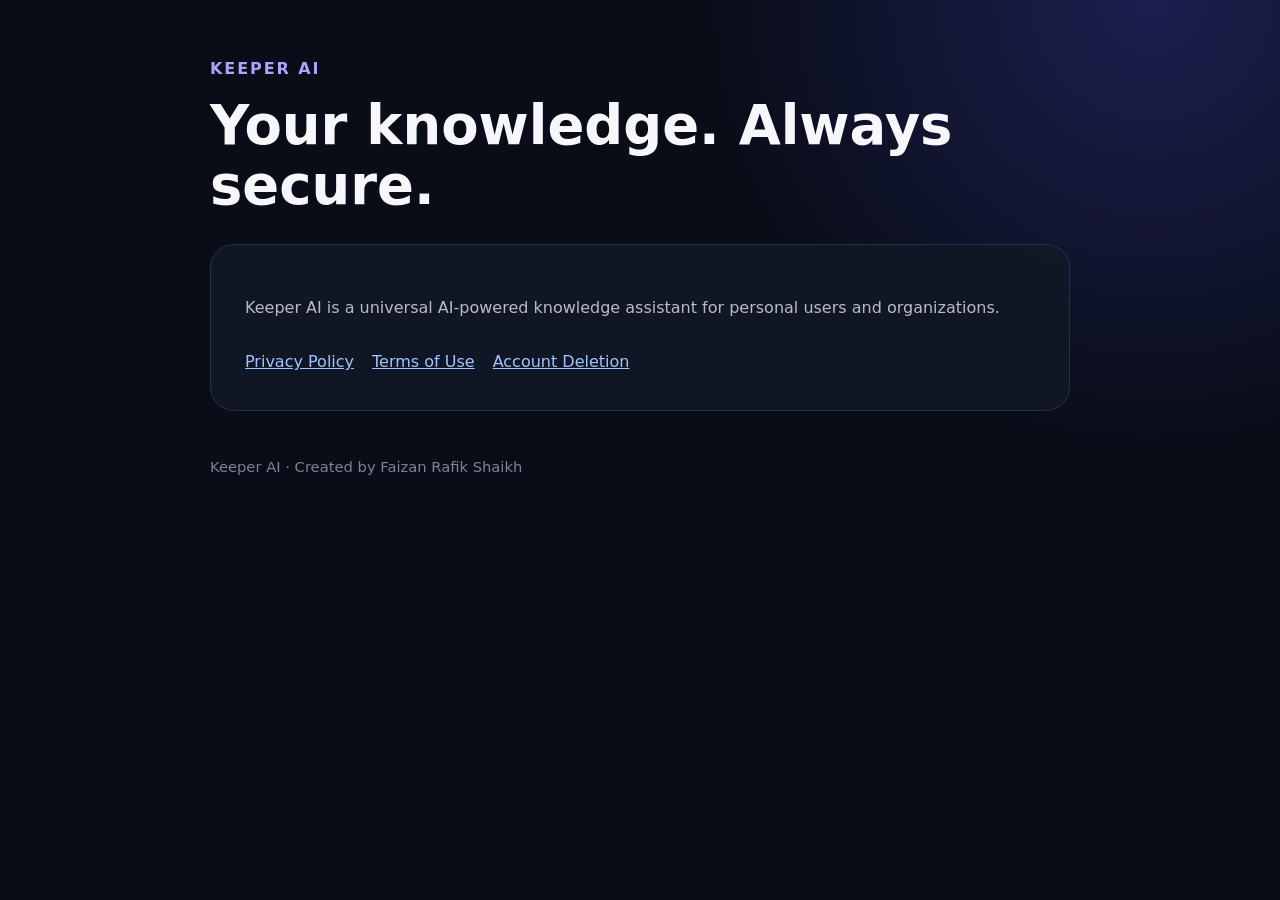
<file: legal_site/index.html>
<!doctype html>
<html lang="en">
<head>
  <meta charset="utf-8">
  <meta name="viewport" content="width=device-width, initial-scale=1">
  <title>Keeper AI</title>
  <link rel="stylesheet" href="styles.css">
</head>
<body><main>
  <div class="brand">KEEPER AI</div>
  <h1>Your knowledge. Always secure.</h1>
  <div class="card">
    <p>Keeper AI is a universal AI-powered knowledge assistant for personal users and organizations.</p>
    <nav>
      <a href="privacy.html">Privacy Policy</a>
      <a href="terms.html">Terms of Use</a>
      <a href="account-deletion.html">Account Deletion</a>
    </nav>
  </div>
  <footer>Keeper AI · Created by Faizan Rafik Shaikh</footer>
</main></body>
</html>
</file>
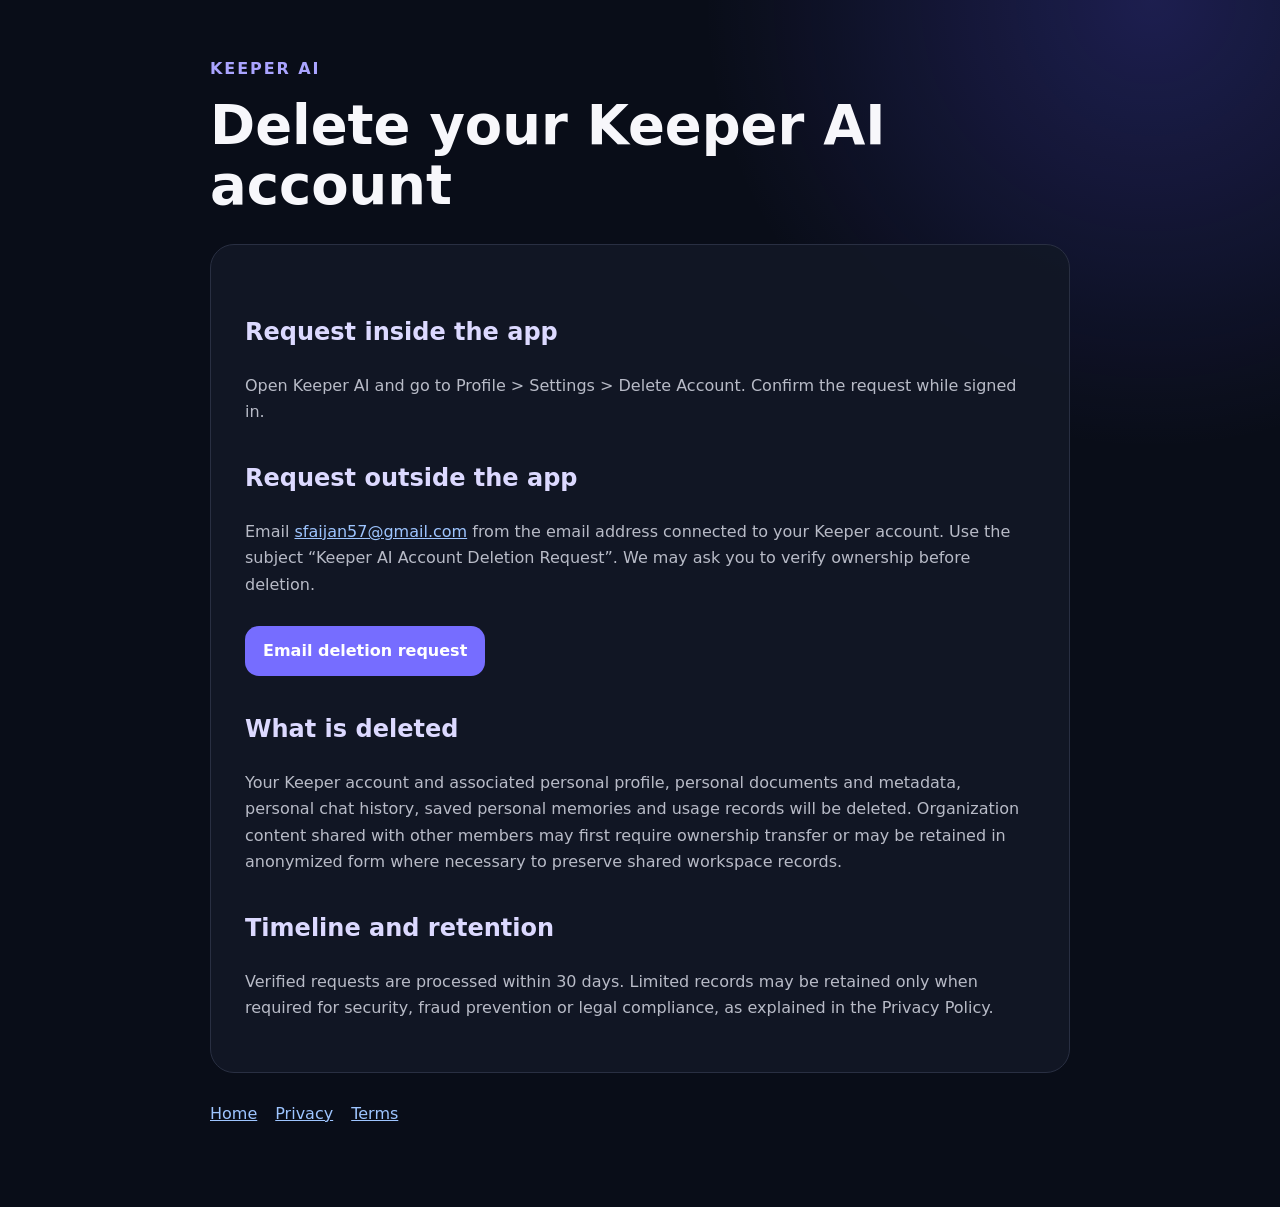
<file: legal_site/account-deletion.html>
<!doctype html>
<html lang="en">
<head>
  <meta charset="utf-8">
  <meta name="viewport" content="width=device-width, initial-scale=1">
  <title>Account Deletion · Keeper AI</title>
  <link rel="stylesheet" href="styles.css">
</head>
<body><main>
  <div class="brand">KEEPER AI</div>
  <h1>Delete your Keeper AI account</h1>
  <div class="card">
    <h2>Request inside the app</h2>
    <p>Open Keeper AI and go to Profile &gt; Settings &gt; Delete Account. Confirm the request while signed in.</p>

    <h2>Request outside the app</h2>
    <p>Email <a href="mailto:sfaijan57@gmail.com?subject=Keeper%20AI%20Account%20Deletion%20Request">sfaijan57@gmail.com</a> from the email address connected to your Keeper account. Use the subject “Keeper AI Account Deletion Request”. We may ask you to verify ownership before deletion.</p>
    <a class="button" href="mailto:sfaijan57@gmail.com?subject=Keeper%20AI%20Account%20Deletion%20Request">Email deletion request</a>

    <h2>What is deleted</h2>
    <p>Your Keeper account and associated personal profile, personal documents and metadata, personal chat history, saved personal memories and usage records will be deleted. Organization content shared with other members may first require ownership transfer or may be retained in anonymized form where necessary to preserve shared workspace records.</p>

    <h2>Timeline and retention</h2>
    <p>Verified requests are processed within 30 days. Limited records may be retained only when required for security, fraud prevention or legal compliance, as explained in the Privacy Policy.</p>
  </div>
  <nav><a href="index.html">Home</a><a href="privacy.html">Privacy</a><a href="terms.html">Terms</a></nav>
</main></body>
</html>
</file>
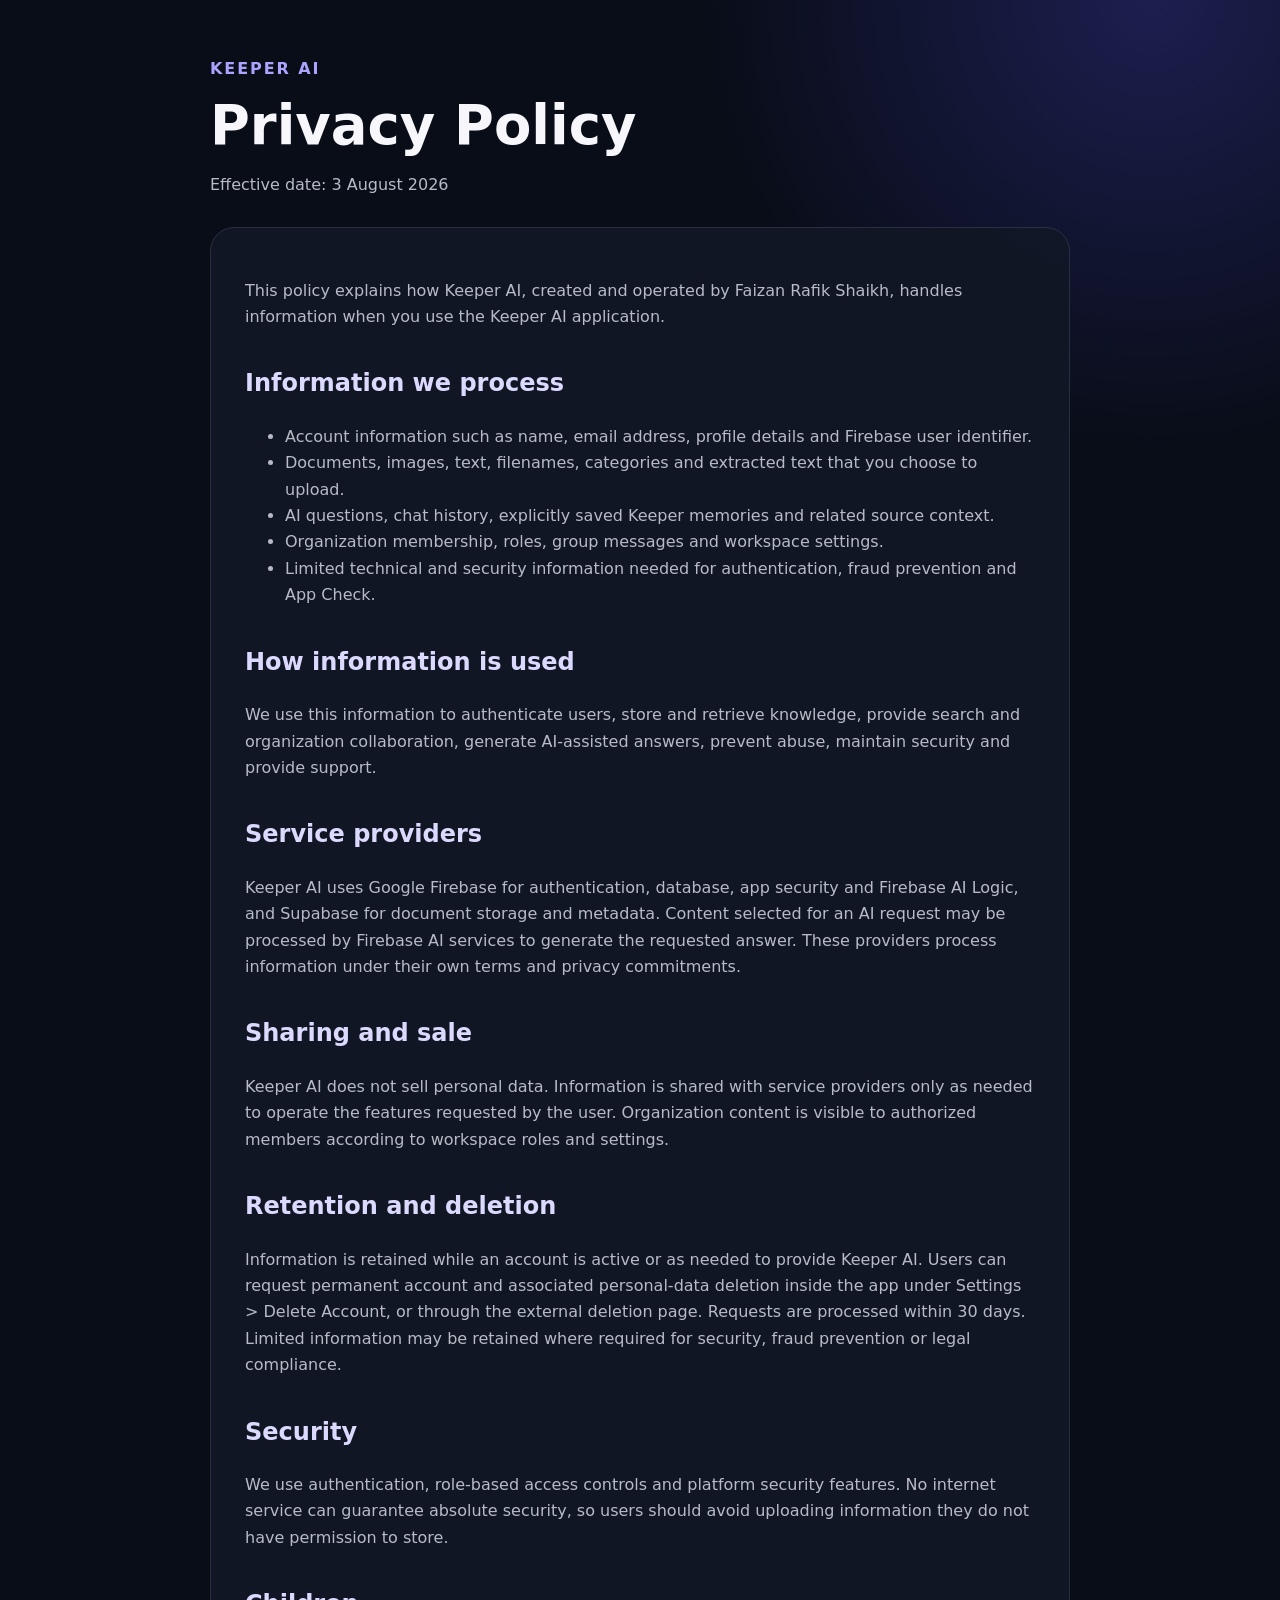
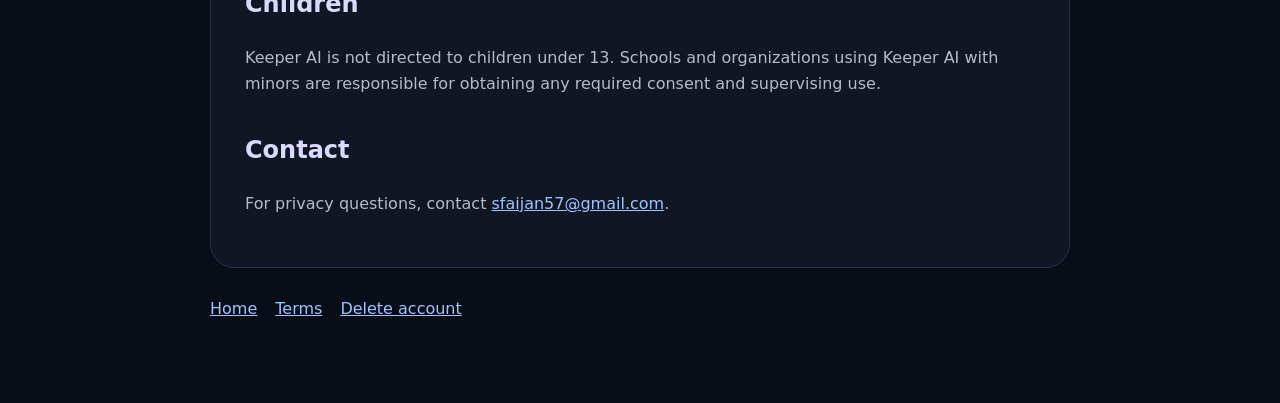
<file: legal_site/privacy.html>
<!doctype html>
<html lang="en">
<head>
  <meta charset="utf-8">
  <meta name="viewport" content="width=device-width, initial-scale=1">
  <title>Privacy Policy · Keeper AI</title>
  <link rel="stylesheet" href="styles.css">
</head>
<body><main>
  <div class="brand">KEEPER AI</div>
  <h1>Privacy Policy</h1>
  <p>Effective date: 3 August 2026</p>
  <div class="card">
    <p>This policy explains how Keeper AI, created and operated by Faizan Rafik Shaikh, handles information when you use the Keeper AI application.</p>

    <h2>Information we process</h2>
    <ul>
      <li>Account information such as name, email address, profile details and Firebase user identifier.</li>
      <li>Documents, images, text, filenames, categories and extracted text that you choose to upload.</li>
      <li>AI questions, chat history, explicitly saved Keeper memories and related source context.</li>
      <li>Organization membership, roles, group messages and workspace settings.</li>
      <li>Limited technical and security information needed for authentication, fraud prevention and App Check.</li>
    </ul>

    <h2>How information is used</h2>
    <p>We use this information to authenticate users, store and retrieve knowledge, provide search and organization collaboration, generate AI-assisted answers, prevent abuse, maintain security and provide support.</p>

    <h2>Service providers</h2>
    <p>Keeper AI uses Google Firebase for authentication, database, app security and Firebase AI Logic, and Supabase for document storage and metadata. Content selected for an AI request may be processed by Firebase AI services to generate the requested answer. These providers process information under their own terms and privacy commitments.</p>

    <h2>Sharing and sale</h2>
    <p>Keeper AI does not sell personal data. Information is shared with service providers only as needed to operate the features requested by the user. Organization content is visible to authorized members according to workspace roles and settings.</p>

    <h2>Retention and deletion</h2>
    <p>Information is retained while an account is active or as needed to provide Keeper AI. Users can request permanent account and associated personal-data deletion inside the app under Settings &gt; Delete Account, or through the external deletion page. Requests are processed within 30 days. Limited information may be retained where required for security, fraud prevention or legal compliance.</p>

    <h2>Security</h2>
    <p>We use authentication, role-based access controls and platform security features. No internet service can guarantee absolute security, so users should avoid uploading information they do not have permission to store.</p>

    <h2>Children</h2>
    <p>Keeper AI is not directed to children under 13. Schools and organizations using Keeper AI with minors are responsible for obtaining any required consent and supervising use.</p>

    <h2>Contact</h2>
    <p>For privacy questions, contact <a href="mailto:sfaijan57@gmail.com">sfaijan57@gmail.com</a>.</p>
  </div>
  <nav><a href="index.html">Home</a><a href="terms.html">Terms</a><a href="account-deletion.html">Delete account</a></nav>
</main></body>
</html>
</file>
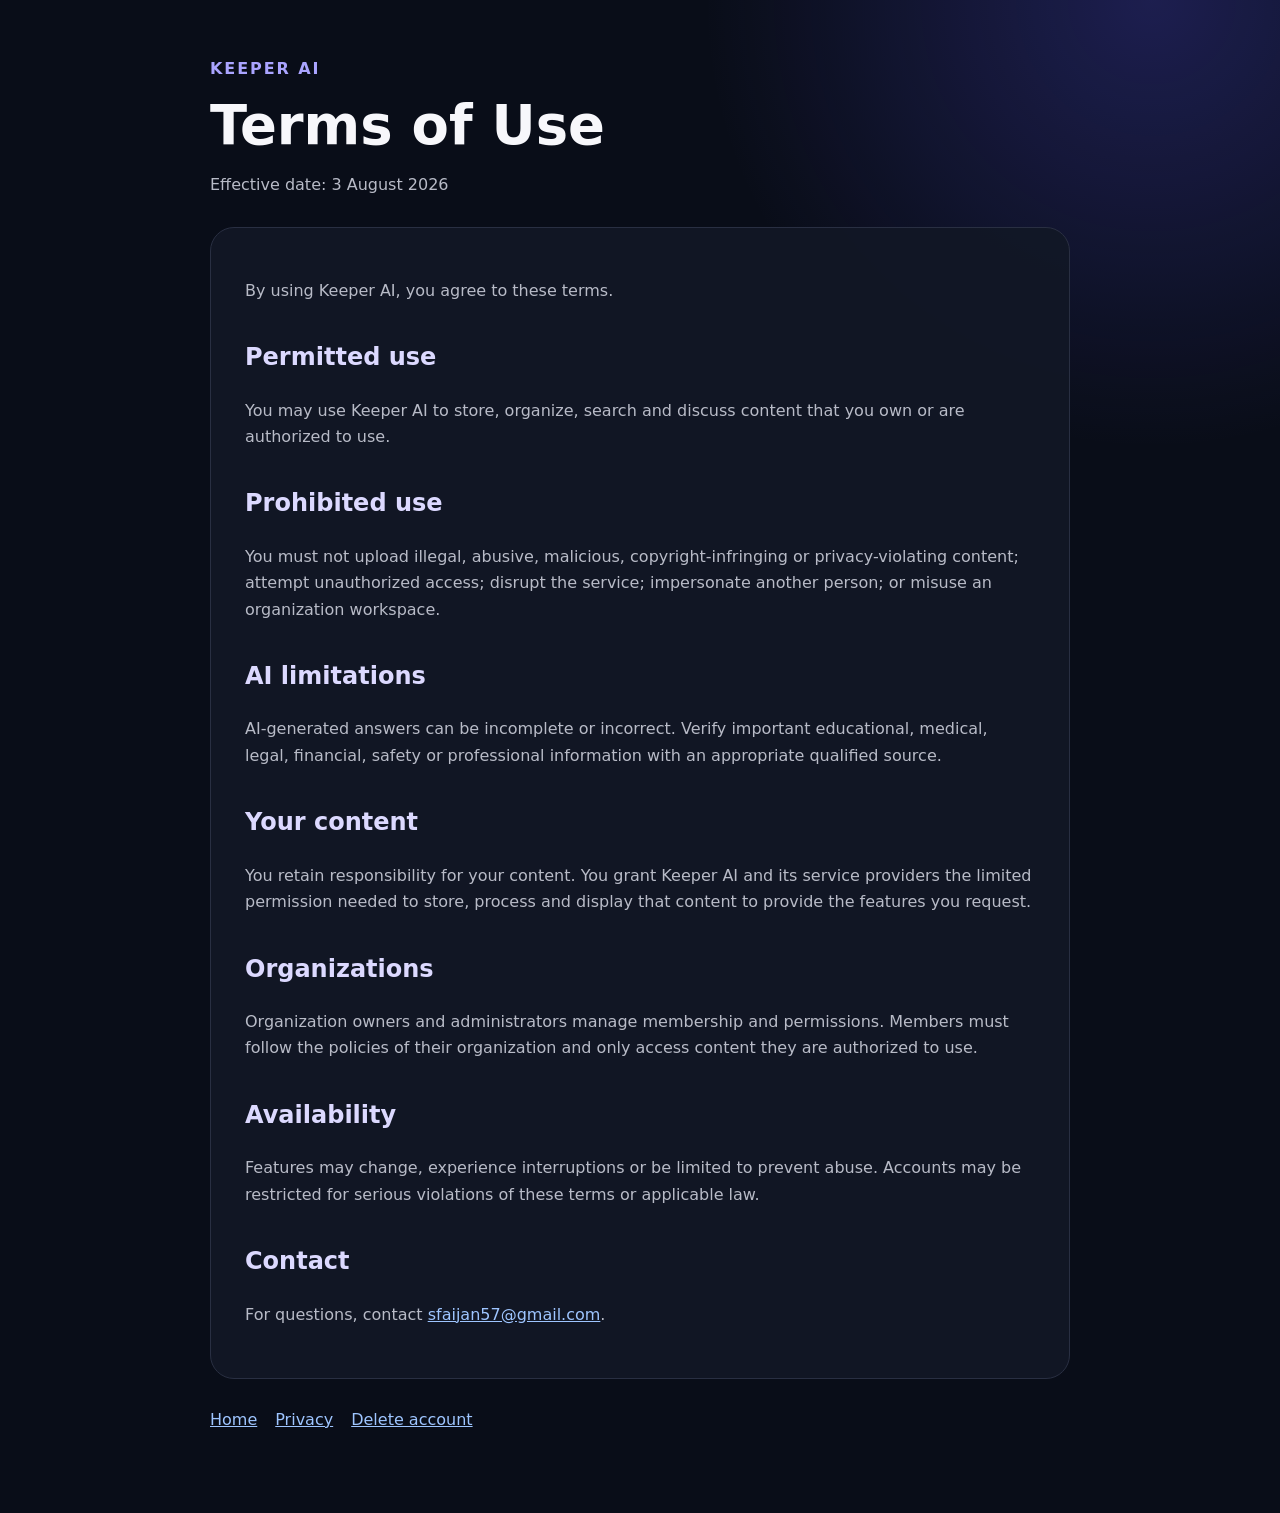
<file: legal_site/terms.html>
<!doctype html>
<html lang="en">
<head>
  <meta charset="utf-8">
  <meta name="viewport" content="width=device-width, initial-scale=1">
  <title>Terms of Use · Keeper AI</title>
  <link rel="stylesheet" href="styles.css">
</head>
<body><main>
  <div class="brand">KEEPER AI</div>
  <h1>Terms of Use</h1>
  <p>Effective date: 3 August 2026</p>
  <div class="card">
    <p>By using Keeper AI, you agree to these terms.</p>
    <h2>Permitted use</h2>
    <p>You may use Keeper AI to store, organize, search and discuss content that you own or are authorized to use.</p>
    <h2>Prohibited use</h2>
    <p>You must not upload illegal, abusive, malicious, copyright-infringing or privacy-violating content; attempt unauthorized access; disrupt the service; impersonate another person; or misuse an organization workspace.</p>
    <h2>AI limitations</h2>
    <p>AI-generated answers can be incomplete or incorrect. Verify important educational, medical, legal, financial, safety or professional information with an appropriate qualified source.</p>
    <h2>Your content</h2>
    <p>You retain responsibility for your content. You grant Keeper AI and its service providers the limited permission needed to store, process and display that content to provide the features you request.</p>
    <h2>Organizations</h2>
    <p>Organization owners and administrators manage membership and permissions. Members must follow the policies of their organization and only access content they are authorized to use.</p>
    <h2>Availability</h2>
    <p>Features may change, experience interruptions or be limited to prevent abuse. Accounts may be restricted for serious violations of these terms or applicable law.</p>
    <h2>Contact</h2>
    <p>For questions, contact <a href="mailto:sfaijan57@gmail.com">sfaijan57@gmail.com</a>.</p>
  </div>
  <nav><a href="index.html">Home</a><a href="privacy.html">Privacy</a><a href="account-deletion.html">Delete account</a></nav>
</main></body>
</html>
</file>
<file: legal_site/styles.css>
:root {
  color-scheme: dark;
  font-family: Inter, system-ui, -apple-system, BlinkMacSystemFont, "Segoe UI", sans-serif;
  background: #090d18;
  color: #f7f7fb;
}

* { box-sizing: border-box; }

body {
  margin: 0;
  background:
    radial-gradient(circle at 90% 0%, rgba(91, 85, 255, .24), transparent 28rem),
    #090d18;
  line-height: 1.65;
}

main {
  width: min(860px, calc(100% - 32px));
  margin: 0 auto;
  padding: 56px 0 80px;
}

.brand { color: #aaa4ff; font-weight: 800; letter-spacing: .12em; }
h1 { font-size: clamp(2rem, 7vw, 3.4rem); line-height: 1.1; margin: 14px 0; }
h2 { margin-top: 34px; color: #dcd9ff; }
p, li { color: #b8bbc7; }
a { color: #9ec5ff; }
.card {
  margin-top: 28px;
  padding: clamp(20px, 5vw, 34px);
  border: 1px solid #292f42;
  border-radius: 24px;
  background: rgba(18, 23, 37, .92);
}
.button {
  display: inline-block;
  margin-top: 12px;
  padding: 12px 18px;
  border-radius: 14px;
  background: #766dff;
  color: white;
  font-weight: 750;
  text-decoration: none;
}
nav { display: flex; gap: 18px; flex-wrap: wrap; margin-top: 28px; }
footer { margin-top: 44px; color: #7f8292; font-size: .92rem; }
</file>
